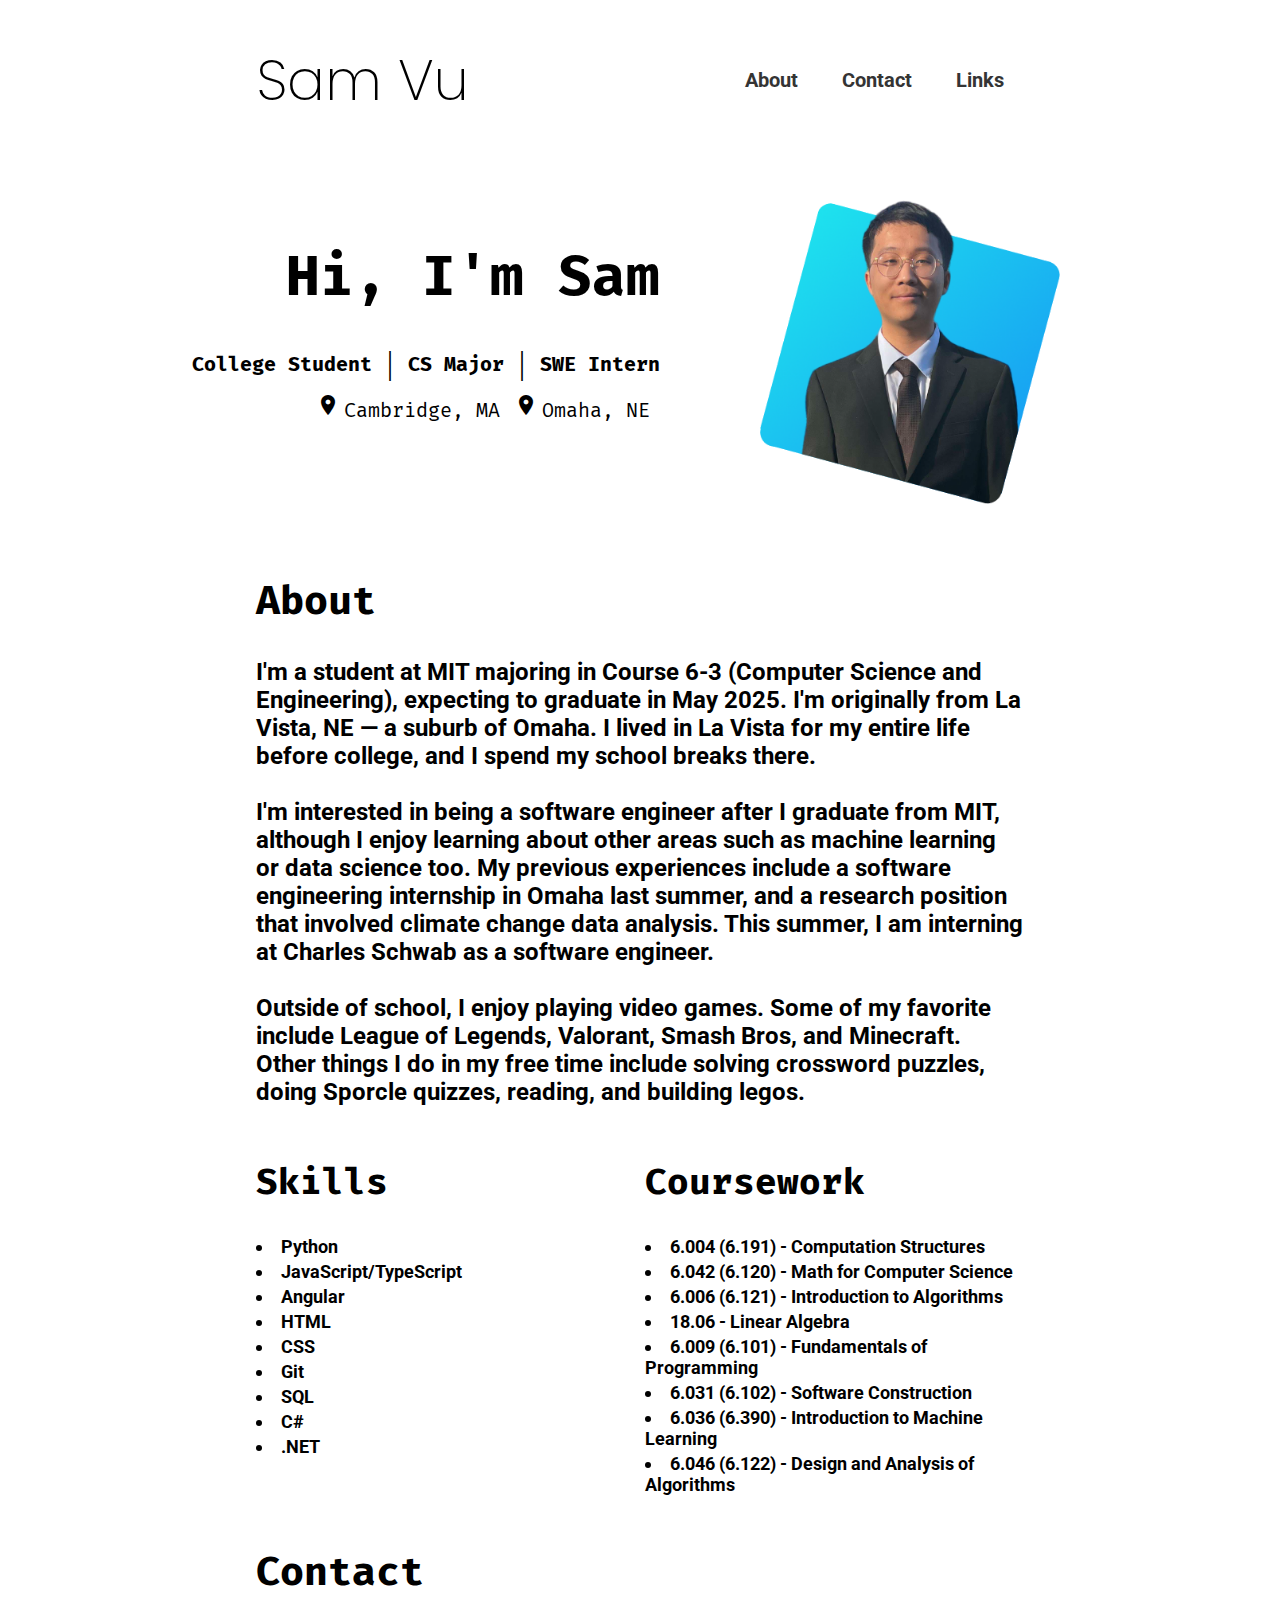
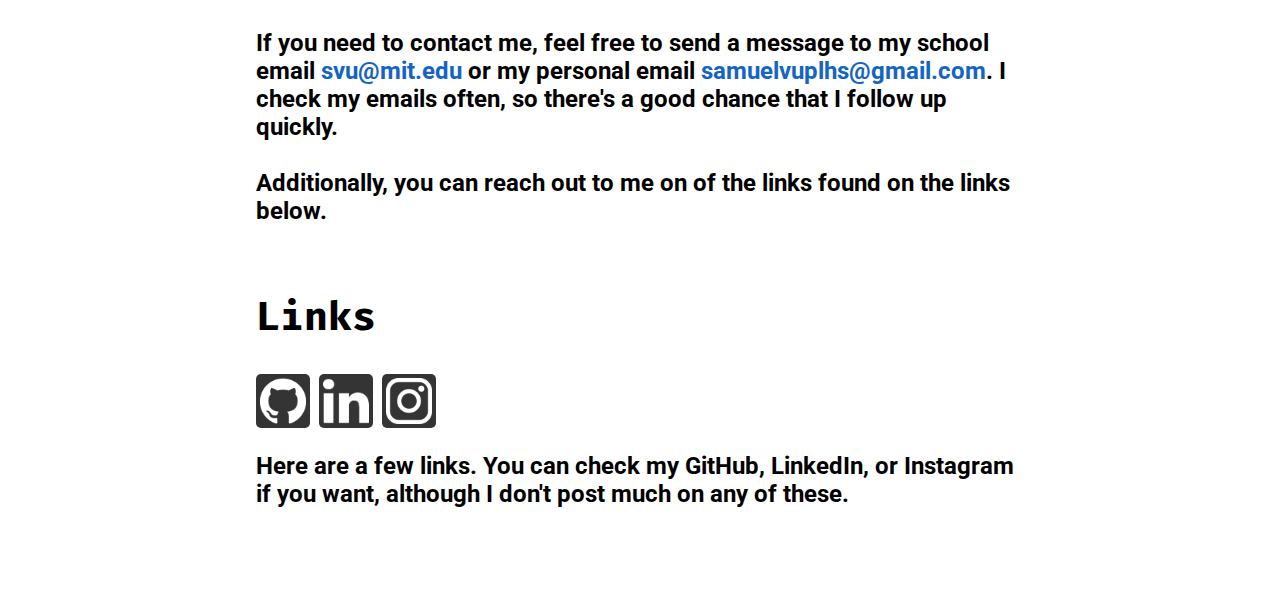
<file: index.html>
<!DOCTYPE html>
<html>
<head>
<title>Sam Vu</title>
<meta charset="utf-8">
<link rel="stylesheet" href="style.css">
<link rel="stylesheet" href="https://fonts.googleapis.com/icon?family=Material+Icons">

</head>
<body>
    <header>
        <div class="container">
            <h1>Sam Vu</h1>
            <nav>
              <ul>
                <li><a href='index.html#aboutme'>About</a></li>
                <li><a href='index.html#contact'>Contact</a></li>
                <li><a href='index.html#links'>Links</a></li>
              </ul>
            </nav>
          </div>
    </header>

    <main>
        <div id = "splash">
          <div id="splashtext">
            <h1 style="margin-top:48x">Hi, I'm Sam</h1>
            <h2>College Student │ CS Major │ SWE Intern</h1>
               <div id="locations">
              <i class="material-icons">place</i>
              <p>Cambridge, MA</p>
              <i class="material-icons">place</i>
              <p>Omaha, NE</p>
            </div>
          </div>
          <img src="self.png">
        </div>
        <div id="aboutme">
            <h2>About</h2>
            <p>I'm a student at MIT majoring in Course 6-3 (Computer Science and Engineering), expecting to graduate in May 2025. I'm originally
              from La Vista, NE — a suburb of Omaha. I lived in La Vista for my entire life before college, and I spend my 
              school breaks there.<br><br>

              I'm interested in being a software engineer after I graduate from MIT, although I enjoy learning about other areas such as 
              machine learning or data science too. My previous experiences include a software engineering internship in Omaha last summer, and a research position that involved
              climate change data analysis. This summer, I am interning at Charles Schwab as a software engineer. <br><br>
            
              <!-- Most of my programming experience is in Python, which is what most of my coursework in college has been taught in so far.
              Additionally, I used Python for data science in my freshman year research, using libraries such as Numpy, Matplotlib, and Pandas.
              Besides Python, I'm self-taught in HTML and CSS, and I'm proficient in TypeScript, which I learned in my Software construction class.
              I also learned .NET, C#, SQL, and Angular during my summer internship.<br><br> -->

              Outside of school, I enjoy playing video games. Some of my favorite include League of Legends, Valorant, Smash Bros, and Minecraft.
              Other things I do in my free time include solving crossword puzzles, doing Sporcle quizzes, reading, and building legos.
            </p>
        </div>
        <div id="container2">
          <div id="skills">
            <h2>Skills</h2>
            <ul>
              <li>Python</li>
              <li>JavaScript/TypeScript</li>
              <li>Angular</li>
              <li>HTML</li>
              <li>CSS</li>
              <li>Git</li>
              <li>SQL</li>
              <li>C#</li>
              <li>.NET</li>
            </ul>
          </div>
          <div id="coursework">
            <h2>Coursework</h2>
            <ul>
              <li>6.004  (6.191) - Computation Structures</li>
              <li>6.042 (6.120) - Math for Computer Science</li>
              <li>6.006 (6.121) - Introduction to Algorithms</li>
              <li>18.06 - Linear Algebra</li>
              <li>6.009 (6.101) - Fundamentals of Programming</li>
              <li>6.031 (6.102) - Software Construction</li>
              <li>6.036 (6.390) - Introduction to Machine Learning</li>
              <li>6.046 (6.122) - Design and Analysis of Algorithms</li>
            </ul>
          </div>

        </div>
        <div id="contact">
          <h2>Contact</h2>
            <p>If you need to contact me, feel free to send a message to my school email <a href=mailto:"svu@mit.edu">svu@mit.edu</a>
               or my personal email <a href=mailto:"samuelvuplhs@gmail.com">samuelvuplhs@gmail.com</a>. I check my emails often, so 
               there's a good chance that I follow up quickly. <br></br>
                Additionally, you can reach out to me on of the links found on the links below.</p>
        </div>
        <div id="links">
          <h2>Links</h2>
          <button onclick="window.location.href='https://github.com/s-vu';" class="btn"><img src="github.png"></button>
          <button onclick="window.location.href='https://www.linkedin.com/in/samuel-vu/';" class="btn"><img src="linkedin.png"></button>
          <button onclick="window.location.href='https://www.instagram.com/samuel_vu/';" class="btn"><img src="instagram.png"></button>
          <p>Here are a few links. You can check my GitHub, LinkedIn, or Instagram if you want, although I don't post much on any of these.
          </p>
        </div>
    </main>
</body>

</html>
</file>
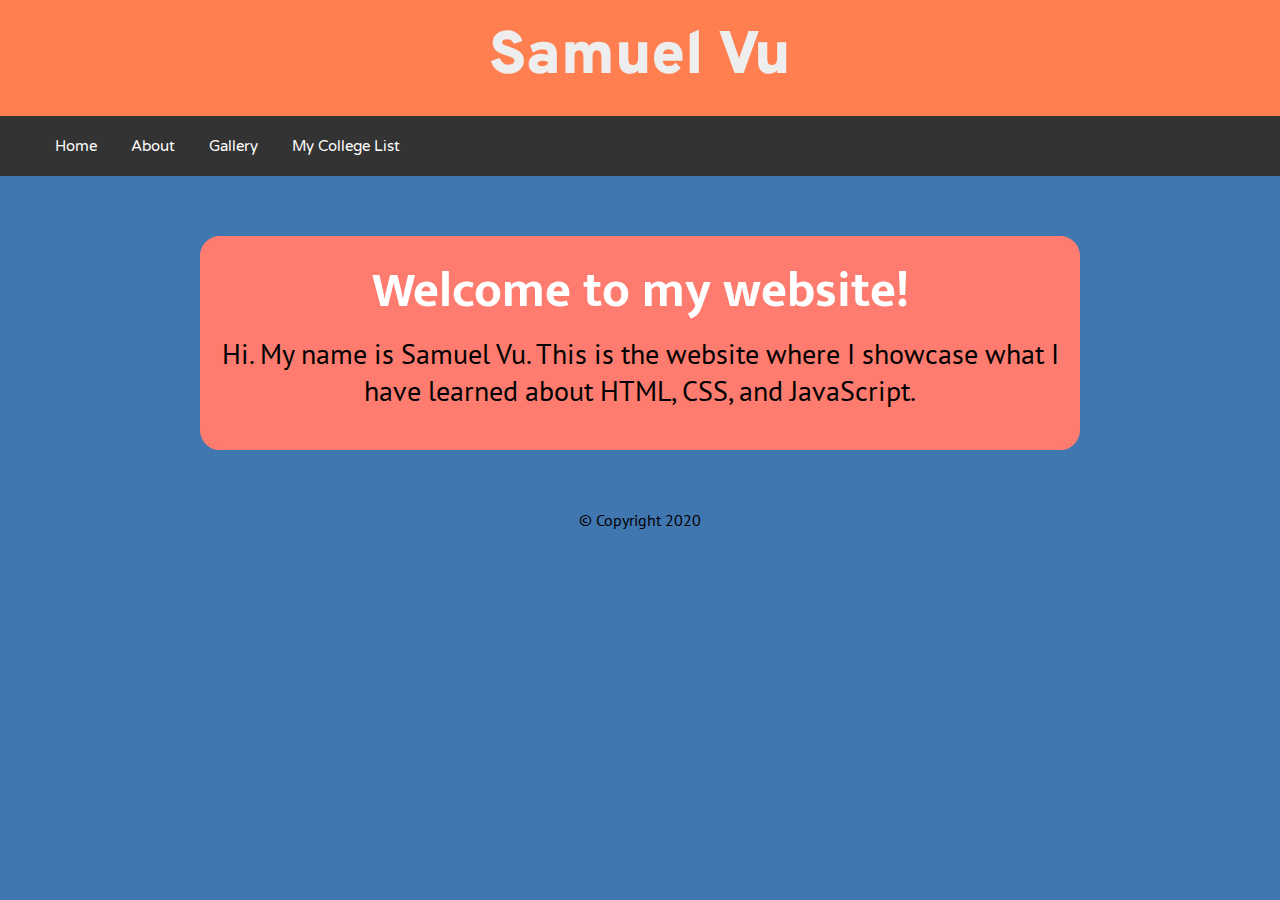
<file: docs/index.html>
<!DOCTYPE html>
<html lang="en" dir="ltr">
  <head>
    <meta charset="utf-8">
    <link rel="stylesheet" href="css/style.css">
    <title>Samuel Vu</title>
  </head>
  <body>
    <header>
      <h1>Samuel Vu</h1>
      <nav id="navbar">
        <ul>
          <li><a href="index.html">Home</a></li>
          <li><a href="about.html">About</a></li>
          <li><a href="gallery.html">Gallery</a></li>
          <li><a href="colleges.html">My College List</a></li>
        </ul>
      </nav>
    </header>
    <main>
    <section id="mainsection">
      <h2>Welcome to my website!</h2>
      <p>Hi. My name is Samuel Vu. This is the website where I showcase what I have learned about HTML, CSS, and JavaScript. </p>
    </section>
    <footer>&copy; Copyright 2020</footer>
    </main>
  </body>
</html>
</file>
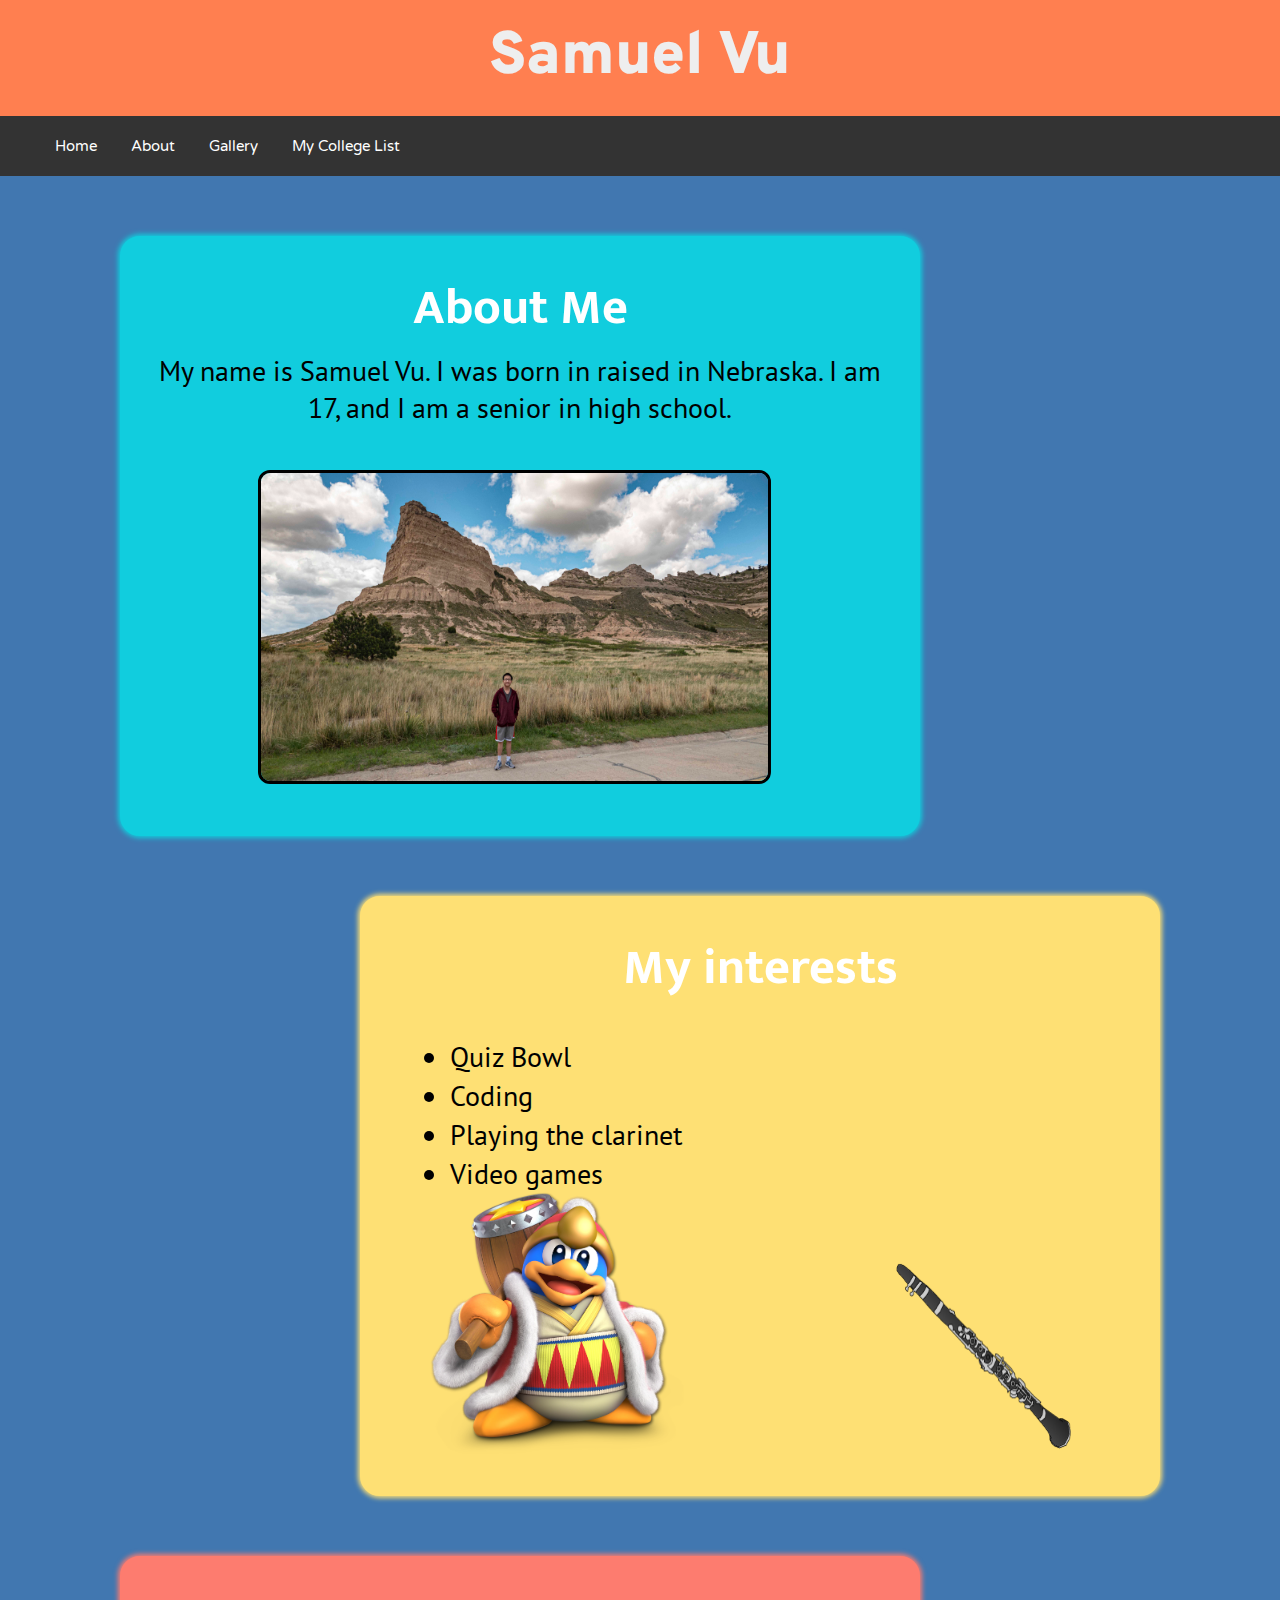
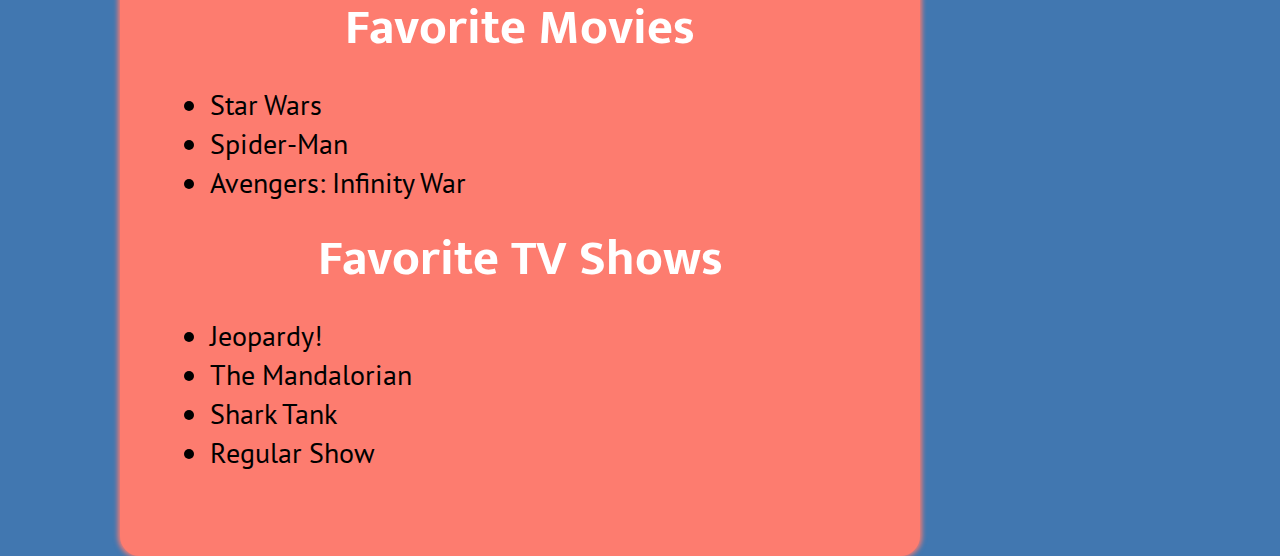
<file: about.html>
<!DOCTYPE html>
<html lang="en" dir="ltr">
  <head>
    <meta charset="utf-8">
    <link rel="stylesheet" href="css/style.css">
    <title>About Me</title>
  </head>
  <body>
    <header>
      <h1>Samuel Vu</h1>
      <nav id="navbar">
        <ul>
          <li><a href="index.html">Home</a></li>
          <li><a href="about.html">About</a></li>
          <li><a href="gallery.html">Gallery</a></li>
          <li><a href="colleges.html">My College List</a></li>
        </ul>
      </nav>
    </header>
    <section id="grids">
    <article class="aboutme">
      <h2>About Me</h2>
      <p>My name is Samuel Vu. I was born in raised in Nebraska. I am 17, and I am a senior in high school. </p>
      <div class="imgofme">
      <img src="images/sam01.jpg" height=308px width=507px>
      </div>
    </article>
    <article class="interests">
      <h2>My interests</h2>
      <p>
        <ul>
          <li>Quiz Bowl</li>
          <li>Coding</li>
          <li>Playing the clarinet</li>
          <li>Video games</li>
          <img id="d3" src="images/SSBU_Dedede_Artwork.png" alt="">
          <img id="cl" src="images/clarinet.png" >
        </ul>
      </p>
    </article>
    <article class="favorites">
      <h2>Favorite Movies</h2>
      <ul>
        <li>Star Wars</li>
        <li>Spider-Man</li>
        <li>Avengers: Infinity War</li>
      </ul>
      <h2>Favorite TV Shows</h2>
      <ul>
        <li>Jeopardy!</li>
        <li>The Mandalorian</li>
        <li>Shark Tank</li>
        <li>Regular Show</li>
      </ul>
    </article>
    </section>
  </body>
</html>
</file>
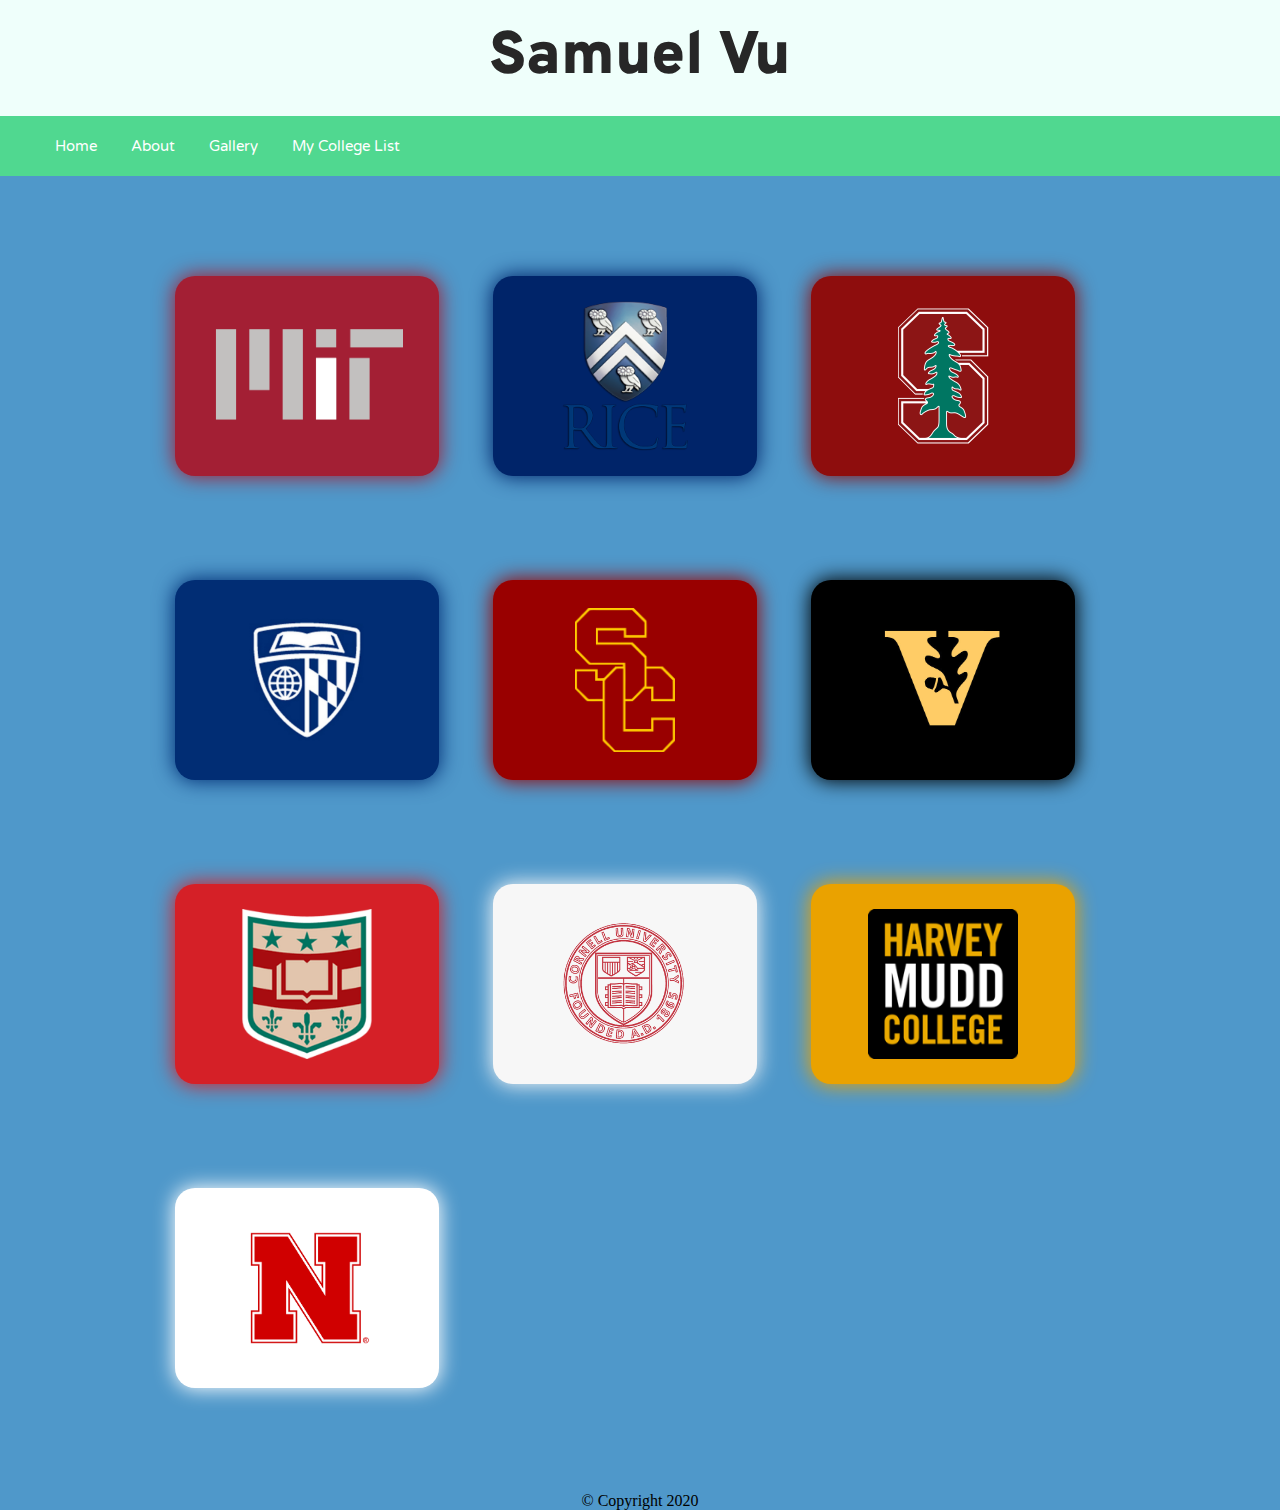
<file: colleges.html>
<!DOCTYPE html>
<html lang="en" dir="ltr">
  <head>
    <meta charset="utf-8">
    <link rel="stylesheet" href="css/style3.css">
    <title>My College List</title>
  </head>
  <body>
    <header>
      <h1>Samuel Vu</h1>
      <nav id="navbar">
        <ul>
          <li><a href="index.html">Home</a></li>
          <li><a href="about.html">About</a></li>
          <li><a href="gallery.html">Gallery</a></li>
          <li><a href="colleges.html">My College List</a></li>
        </ul>
      </nav>
    </header>
    <div id="list">
    <a href="mit.html"><article id="mit">
      <div id="mitimg"></div>
    </article></a>
    <article id="rice">
      <div id="riceimg"></div>
    </article>
    <article id="stanford">
      <div id="stanfordimg"></div>
    </article>
    <article id="jhu">
      <div id="jhuimg"></div>
    </article>
    <article id="usc">
      <div id="uscimg"></div>
    </article>
    <article id="vanderbilt">
      <div id="vanderbiltimg"></div>
    </article>
    <article id="washu">
      <div id="washuimg"></div>
    </article>
    <article id="cornell">
      <div id="cornellimg"></div>
    </article>
    <article id="hmc">
      <div id="hmcimg"></div>
    </article>
    <article id="unl">
      <div id="unlimg"></div>
    </article>
    </div>
    <footer>&copy; Copyright 2020</footer>
  </body>
</html>
<!-- <article id="">
  <div id=""></div>
</article> // -->
</file>
<file: style.css>
@import url('https://fonts.googleapis.com/css2?family=Fira+Mono:wght@400;500&family=IBM+Plex+Mono:wght@100;300&family=Roboto+Mono:ital,wght@0,400;1,500&display=swap');
@import url('https://fonts.googleapis.com/css2?family=Poppins:ital,wght@1,500&family=Roboto:wght@300&display=swap');
@import url('https://fonts.googleapis.com/css2?family=Open+Sans:wght@300;400;500&display=swap');
@import url('https://fonts.googleapis.com/css2?family=Lexend:wght@300;400&display=swap');

*, *:before, *:after {
    box-sizing: border-box;
}
body {
    margin: 0;
}
header {
    position:fixed;
    width: 100%;
    z-index: 999;
    background-color:white;
}
body {
    max-width:1900px;
    padding-bottom:60px;
}
.container {
    margin: auto;
    width: 60%;
}
header h1 {
  font-family: 'Poppins', sans-serif;
  font-size:56px !important;
  font-weight:200;
  float:left;
  user-select: none;
  border-bottom-color:#FFF;
  color:#000;
  transition: 10s;
}
header h1:hover {
    background: linear-gradient(to right,  #1464c4 0%, #37D5D6 50%, #1464c4 100%);
    background-size: 200% auto;
  
  color: #000;
  background-clip: text;
  -webkit-background-clip: text;
  -webkit-text-fill-color: transparent;
  animation: animate 3.2s linear infinite;
    
}
@keyframes animate {
    to {
        background-position: 200% center;
      }
}
header ul {
  float:right;
  list-style:none;
  padding:0;
  padding-top: 23px;
  margin:0;
  user-select: none;
}
nav li {
  display:inline-block;
  padding:0px 20px;
  margin:0px;
  padding-top:45px;
  font-family: 'Roboto', sans-serif;
  font-weight:bold;
  user-select: none;
  font-size:20px;
}
nav a {
  text-decoration:none;
  color:#343434;
  size:25px;
  transition: .3s;
}
nav a:hover{
  color:#1464c4;
}
#splash {
  width: 100%;
  margin:auto;
  display:flex;
  padding-top:200px;
  padding-bottom:40px;
  
  

}
#splash h1 {
  font-family: 'Fira Mono', sans-serif;
  font-size:56px;
  text-align:right;
  padding-right:100px;
  padding-top:5px;
}
#splash h2 {
  font-family: 'Fira Mono', sans-serif;
  font-size:20px;
  text-align:right;
  padding-right:100px;
  padding-top:5px;
}
#splashtext {
  float: left;
  width:50%;
  margin-left:120px;
}
#splash img {
  width:300px;
  height:auto;
}
#aboutme {
    width: 60%;
    margin:auto;
}
#contact {
  width: 60%;
  margin:auto;
}
#aboutme h2, #contact h2 {
    font-family: 'Fira Mono', sans-serif;
    font-size:40px;
}
#aboutme p, #contact p {
    font-family: 'Roboto', sans-serif;
    font-weight:bold;
    font-size:24px;
}

#locations {
  float:right;
  padding-right:100px;
}
#locations i{
  display:inline;
}
#locations p {
  display:inline;
  font-family: 'Fira Mono', sans-serif;
  font-size:20px;
  text-align:right;
  padding-right:10px;
  padding-top:5px;
}


#contact a {
  color: #1464c4;
  text-decoration: none;
  transition:.3s;
}
#contact a:hover {
  text-shadow: 0 0 2px #1464c4;
}
#container2 {
  width: 60%;
  margin:auto;
  display:flex;
}
#skills, #coursework {
  display:inline-block;
  width:50%;
}
#skills {
  margin-right:5px;
}
#skills ul, #coursework ul {
  font-family: 'Roboto', sans-serif;
    font-weight:bold;
    font-size:18px;
    padding:0px;
    list-style-type:disc;
    list-style-position:inside;
}
#skills li, #coursework li {
  padding: 2px 0px 2px 0px;
}
#coursework {
  margin-left:5px;
}
#skills h2, #coursework h2 {
    font-family: 'Fira Mono', sans-serif;
    font-size:36px;
}

#links {
  margin:auto;
  width:60%;
  padding-top:10px;
}
#links h2 {
  font-family: 'Fira Mono', sans-serif;
  font-size:40px;
}
#links p {
  font-family: 'Roboto', sans-serif;
    font-weight:bold;
    font-size:24px;
}

.btn {
  background-color: #343434; /* Blue background */
  border: none; /* Remove borders */
  color: white; /* White text */
  padding: 4px; /* Some padding */
  font-size: 16px; /* Set a font size */
  cursor: pointer; /* Mouse pointer on hover */
  height:54px;
  transition:.5s;
  border-radius:5px;
  margin-right:5px;
}
img {
  width:46px;
  height:auto;
}
/* Darker background on mouse-over */
.btn:hover {
  background-color: #1464c4;
}
</file>
<file: docs/css/style.css>
@import url('https://fonts.googleapis.com/css2?family=Lato:wght@300&family=Mukta:wght@300&family=Varela+Round&display=swap');
@import url('https://fonts.googleapis.com/css2?family=PT+Sans&display=swap');
@import url('https://fonts.googleapis.com/css2?family=Overpass:wght@700&display=swap');

header h1 {
  font-size:60px;
  font-family: 'Overpass', sans-serif;
  margin:0px;
  background-color:coral;
  color:#EEE;
  text-align:center;
  padding:20px;
  font-weight:900;
}
body {
  margin:0px;
  background-color:#4177b0;
  background-image: url("https://www.transparenttextures.com/patterns/dark-denim-3.png");
}
#navbar {
  background-color:#333;
  overflow:hidden;
  line-height:60px;
}
#navbar ul {
  list-style:none;
  display:inline;
  padding:20px;
  margin:20px;
}
#navbar li {
  display:inline;
  padding:5px 10px;
  margin:5px;
}
#navbar a:hover{
  color:red;
}
#navbar a {
  color:#fff;
  text-decoration:none;
  font-size:15px;
  font-family: 'Varela Round', sans-serif;
}
#mainsection {
  box-sizing:border-box;
  float:center;
  padding:10px;
  border:solid;
  border-color:#FD7C6F;
  background-color:#FD7C6F;
	border-radius:20px;
	margin:60px 200px;
}
#mainsection h2 {
  margin:0px;
  font-size:50px;
  font-weight:bold;
  color:#fff;
  font-family: 'Mukta', sans-serif;
  text-align:center;
}
#mainsection p {
  font-family: 'PT Sans', sans-serif;
  font-size:28px;
  text-align:center;
  color:black;
  margin-top:2px;
}
footer {
  font-family: 'PT Sans', sans-serif;
  text-align:center;
  color:black;
}
#gallery {
  width: 1000px;
  margin:auto;
}
article {
  box-sizing:border-box;
  padding:10px;
  border:solid 20px;
  border-color:#FD7C6F;
  background-color:#FD7C6F;
	border-radius:20px;
  width:50%;
  display:inline-block;
}
article h2{
  margin:0px;
  font-size:50px;
  font-weight:bold;
  color:#fff;
  font-family: 'Mukta', sans-serif;
  text-align:center;
}
article p {
  font-family: 'PT Sans', sans-serif;
  font-size:28px;
  text-align:center;
  color:black;
  margin-top:2px;
}
article li {
  font-family: 'PT Sans', sans-serif;
  font-size:28px;
  color:black;
  margin-top:2px;
  margin-left:20px;
}
.aboutme {
  background-color:#11CDDE;
  border-color:#11CDDE;
  float:left;
  margin-left:120px;
  width:800px;
  margin-top:60px;
  height:600px;
  box-shadow:0px 0px 5px 2px #11CDDE;
}
.imgofme {
  float:center;
  margin-left:108px;
  border:20px;
  padding-top:16px;
}
.imgofme img {
  border-radius:12px;
  border: solid black;
}
.interests {
  background-color:#fee074;
  border-color:#fee074;
  float:right;
  margin-right: 120px;
  width:800px;
  height:600px;
  margin-top:60px;
  box-shadow:0px 0px 5px 2px #fee074;
}
#d3 {
  height:262px;
  width:254px;
}
#cl {
  margin-left:200px;
  height:204px;
  width:192px;
}
.favorites {
  float:left;
  margin-left:120px;
  width:800px;
  margin-top:60px;
  height:600px;
  box-shadow:0px 0px 5px 2px #FD7C6F;
}
/* font-family: 'Mukta', sans-serif; font-family: 'Varela Round', sans-serif; font-family: 'Overpass', sans-serif; */
/* mint-grey = :#9be2d4 */
</file>
<file: css/style.css>
@import url('https://fonts.googleapis.com/css2?family=Lato:wght@300&family=Mukta:wght@300&family=Varela+Round&display=swap');
@import url('https://fonts.googleapis.com/css2?family=PT+Sans&display=swap');
@import url('https://fonts.googleapis.com/css2?family=Overpass:wght@700&display=swap');

header h1 {
  font-size:60px;
  font-family: 'Overpass', sans-serif;
  margin:0px;
  background-color:coral;
  color:#EEE;
  text-align:center;
  padding:20px;
  font-weight:900;
}
body {
  margin:0px;
  background-color:#4177b0;
  background-image: url("https://www.transparenttextures.com/patterns/dark-denim-3.png");
}
#navbar {
  background-color:#333;
  overflow:hidden;
  line-height:60px;
}
#navbar ul {
  list-style:none;
  display:inline;
  padding:20px;
  margin:20px;
}
#navbar li {
  display:inline;
  padding:5px 10px;
  margin:5px;
}
#navbar a:hover{
  color:red;
}
#navbar a {
  color:#fff;
  text-decoration:none;
  font-size:15px;
  font-family: 'Varela Round', sans-serif;
}
#mainsection {
  box-sizing:border-box;
  float:center;
  padding:10px;
  border:solid;
  border-color:#FD7C6F;
  background-color:#FD7C6F;
	border-radius:20px;
	margin:60px 200px;
}
#mainsection h2 {
  margin:0px;
  font-size:50px;
  font-weight:bold;
  color:#fff;
  font-family: 'Mukta', sans-serif;
  text-align:center;
}
#mainsection p {
  font-family: 'PT Sans', sans-serif;
  font-size:28px;
  text-align:center;
  color:black;
  margin-top:2px;
}
footer {
  font-family: 'PT Sans', sans-serif;
  text-align:center;
  color:black;
}
#gallery {
  width: 1000px;
  margin:auto;
}
article {
  box-sizing:border-box;
  padding:10px;
  border:solid 20px;
  border-color:#FD7C6F;
  background-color:#FD7C6F;
	border-radius:20px;
  width:50%;
  display:inline-block;
}
article h2{
  margin:0px;
  font-size:50px;
  font-weight:bold;
  color:#fff;
  font-family: 'Mukta', sans-serif;
  text-align:center;
}
article p {
  font-family: 'PT Sans', sans-serif;
  font-size:28px;
  text-align:center;
  color:black;
  margin-top:2px;
}
article li {
  font-family: 'PT Sans', sans-serif;
  font-size:28px;
  color:black;
  margin-top:2px;
  margin-left:20px;
}
.aboutme {
  background-color:#11CDDE;
  border-color:#11CDDE;
  float:left;
  margin-left:120px;
  width:800px;
  margin-top:60px;
  height:600px;
  box-shadow:0px 0px 5px 2px #11CDDE;
}
.imgofme {
  float:center;
  margin-left:108px;
  border:20px;
  padding-top:16px;
}
.imgofme img {
  border-radius:12px;
  border: solid black;
}
.interests {
  background-color:#fee074;
  border-color:#fee074;
  float:right;
  margin-right: 120px;
  width:800px;
  height:600px;
  margin-top:60px;
  box-shadow:0px 0px 5px 2px #fee074;
}
#d3 {
  height:262px;
  width:254px;
}
#cl {
  margin-left:200px;
  height:204px;
  width:192px;
}
.favorites {
  float:left;
  margin-left:120px;
  width:800px;
  margin-top:60px;
  height:600px;
  box-shadow:0px 0px 5px 2px #FD7C6F;
}
/* font-family: 'Mukta', sans-serif; font-family: 'Varela Round', sans-serif; font-family: 'Overpass', sans-serif; */
/* mint-grey = :#9be2d4 */
</file>
<file: css/style3.css>
@import url('https://fonts.googleapis.com/css2?family=Lato:wght@300&family=Mukta:wght@300&family=Varela+Round&display=swap');
@import url('https://fonts.googleapis.com/css2?family=PT+Sans&display=swap');
@import url('https://fonts.googleapis.com/css2?family=Overpass:wght@700&display=swap');

header h1 {
  font-size:60px;
  font-family: 'Overpass', sans-serif;
  margin:0px;
  background-color:#effffb;
  color:#272727;
  text-align:center;
  padding:20px;
  font-weight:900;
}
body {
  margin:0px;
  background-color:#4f98ca;
  background-image: url("https://www.transparenttextures.com/patterns/dark-denim-3.png");
}
#navbar {
  background-color:#50d890;
  overflow:hidden;
  line-height:60px;
}
#navbar ul {
  list-style:none;
  display:inline;
  padding:20px;
  margin:20px;
}
#navbar li {
  display:inline;
  padding:5px 10px;
  margin:5px;
}
#navbar a:hover{
  color:black;
}
#navbar a {
  color:#fff;
  text-decoration:none;
  font-size:15px;
  font-family: 'Varela Round', sans-serif;
}
#list {
  margin-left:150px;
  margin-top:100px;
  margin-right:150px;
}
article {
  box-sizing:border-box;
  display:inline-block !important;
  margin-left:25px;
  margin-right:25px;
  border-radius:20px;
  width:264px !important;
  height:200px !important;
  box-shadow: 0px 0px 20px 2px;
  margin-bottom:100px;
}
article h2{
  margin:0px;
  font-size:50px;
  font-weight:bold;
  color:#fff;
  font-family: 'Mukta', sans-serif;
  text-align:center;
}
article p {
  font-family: 'PT Sans', sans-serif;
  font-size:28px;
  text-align:center;
  color:black;
  margin-top:2px;
}
article li {
  font-family: 'PT Sans', sans-serif;
  font-size:28px;
  color:black;
  margin-top:2px;
  margin-left:20px;
}
#mit {
  background-color: #a31f34;
  box-shadow: 0px 0px 20px 1px #a31f34;
}
#mitimg {
  width:192px;
  height:100px;
  background-image:url(../images/colleges/mit.png);
  background-size:cover;
  margin:auto;
  margin-left:auto;
  float:center;
  margin-top:50px;
}
#mit:hover{
  box-shadow:0px 0px 20px  5px #a31f34;
}
#rice {
  background-color: #002469;
  box-shadow: 0px 0px 20px 1px #002469;
}
#riceimg {
  background-image:url(../images/colleges/rice.png);
  height:150px;
  width:126px;
  margin-right:0px;
  margin-left:69px;
  margin-top:25px;
  background-repeat:no-repeat;
  background-size: contain;
}
#rice:hover{
  box-shadow:0px 0px 20px  5px #002469;
}
#stanford {
  background-color: #8E0D0D;
  box-shadow:0px 0px 20px  1px #8E0D0D;
}
#stanfordimg {
  background-image:url(../images/colleges/stanford.png);
  width:100px;
  height:150px;
  margin-left:82px;
  margin-top:25px;
  background-size: contain;
}
#stanford:hover {
  box-shadow: 0px 0px 20px 5px #8E0D0D;
}
#jhu {
  background-color:#012D74;
  box-shadow: 0px 0px 20px 1px #012D74;
}
#jhuimg {
  background-image:url(../images/colleges/jhu.png);
  width:150px;
  height:150px;
  background-size: contain;
  margin-left:57px;
  margin-top:25px;
}
#jhu:hover {
  box-shadow: 0px 0px 20px 5px #012D74;
}
#usc {
  background-color:#990000;
  box-shadow: 0px 0px 20px 1px #990000;
}
#usc:hover {
    box-shadow:0px 0px 20px 5px #990000;
}
#uscimg {
  background-image:url(../images/colleges/usc.png);
  width:100px;
  height:144px;
  background-size: contain;
  margin-left:82px;
  margin-top:28px;
}
#vanderbilt {
  background-color:black;
  box-shadow: 0px 0px 20px 1px #000;
}
#vanderbilt:hover {
  box-shadow: 0px 0px 20px 5px #000;
}
#vanderbiltimg {
  background-image:url(../images/colleges/vanderbilt.jpg);
  width:150px;
  height:150px;
  margin-left:57px;
  margin-top:25px;
  background-size:contain;
}
#washu {
  background-color:#D52027;
  box-shadow: 0px 0px 20px 1px #D52027;
}
#washu:hover {
  box-shadow: 0px 0px 20px 5px #D52027;
}
#washuimg {
  background-image:url(../images/colleges/washu.png);
  width:150px;
  height:150px;
  background-size:contain;
  margin-left:57px;
  margin-top:25px;
}
#cornell {
  background-color:#F7F7F7;
  box-shadow: 0px 0px 20px 1px #F7F7F7;
}
#cornell:hover {
  box-shadow: 0px 0px 20px 5px #F7F7F7;
}
#cornellimg {
  background-image:url(../images/colleges/cornell.png);
  width:150px;
  height:150px;
  background-size:contain;
  margin-left:57px;
  margin-top:25px;
}
#hmc {
  background-color:#EAA200;
  box-shadow: 0px 0px 20px 1px #EAA200;
}
#hmc:hover {
  box-shadow: 0px 0px 20px 5px #EAA200;
}
#hmcimg {
  background-image:url(../images/colleges/hmc.png);
  background-size:contain;
  width:150px;
  height:150px;
  margin-left:57px;
  margin-top:25px;
}
#unl {
  background-color:white;
  box-shadow: 0px 0px 20px 1px white;
}
#unl:hover {
  box-shadow: 0px 0px 20px 5px white;
}
#unlimg {
  background-image:url(../images/colleges/unl.png);
  background-size:contain;
  width:150px;
  height:150px;
  margin-left:57px;
  margin-top:25px;
}
footer {
  text-align:center;
}
/* colors: effffb 50d890 4f98ca 272727*/
/* the box size is 264 *200 /*
</file>
